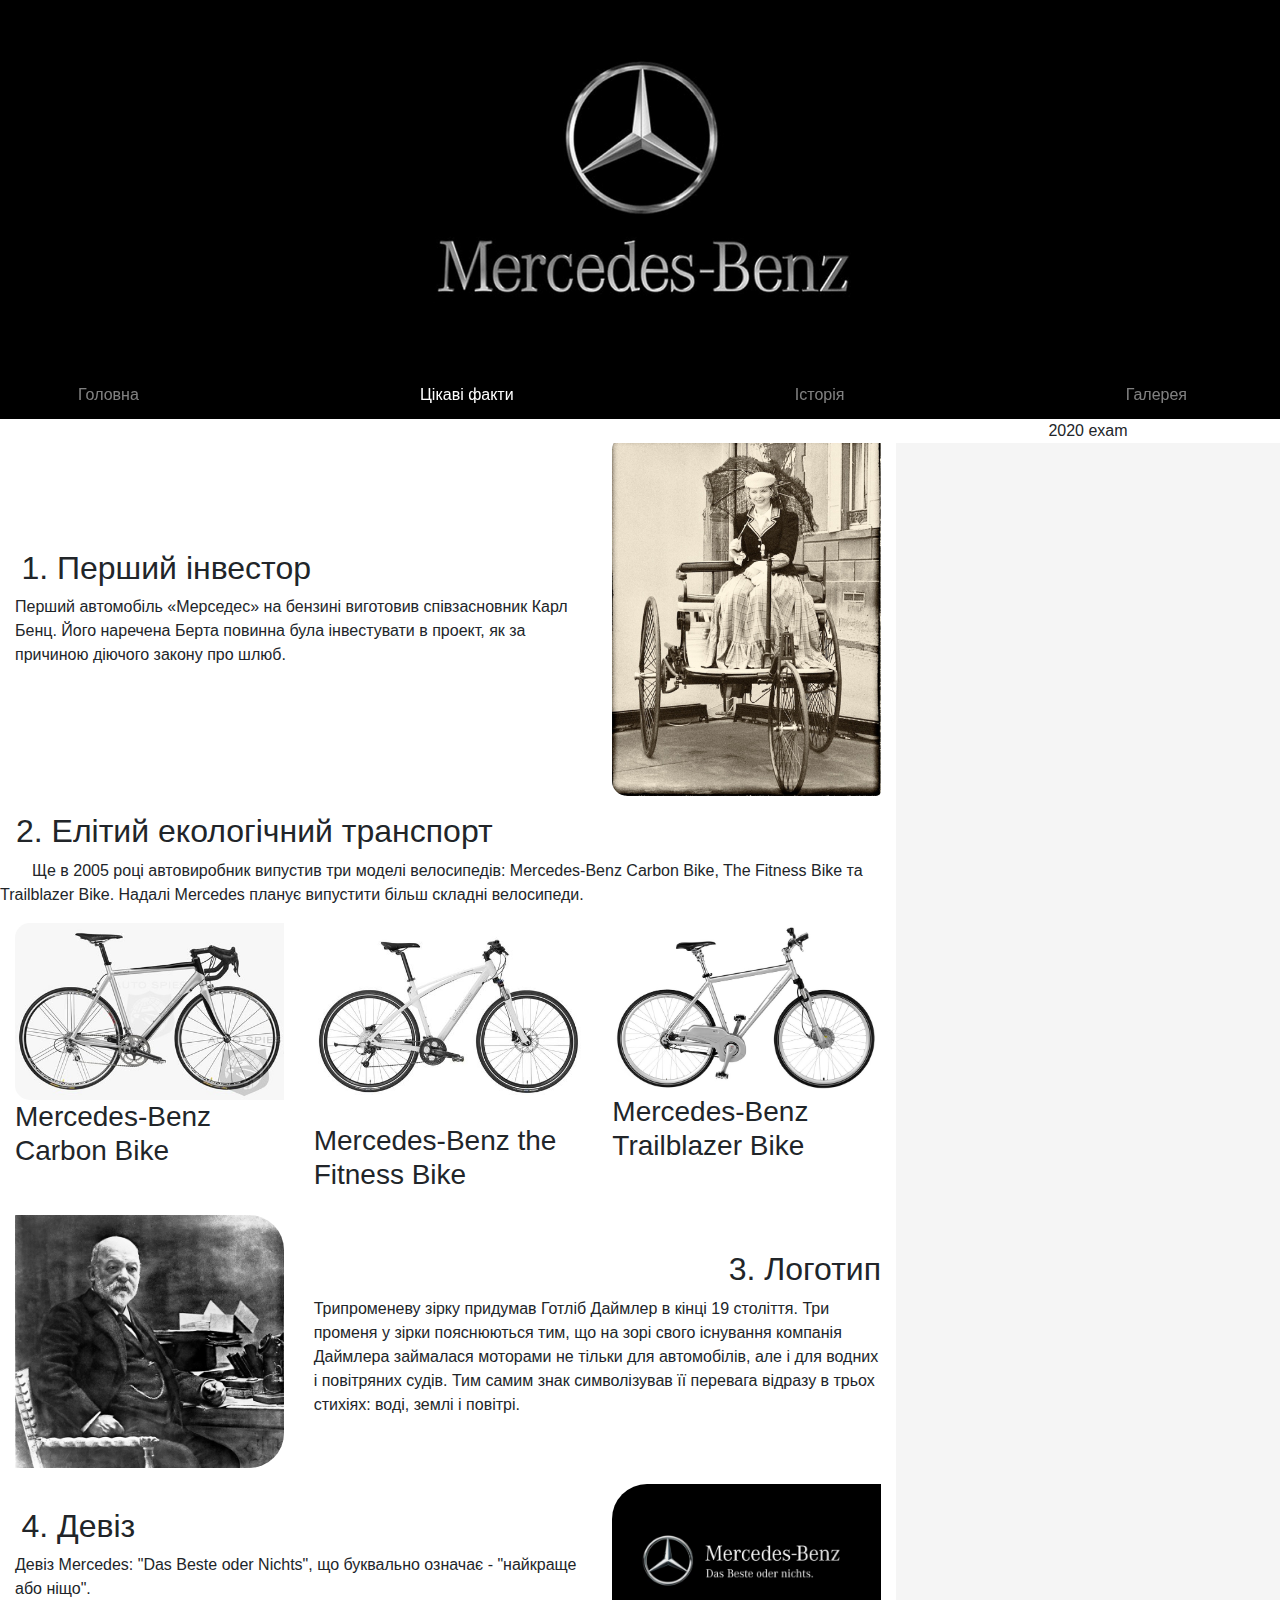
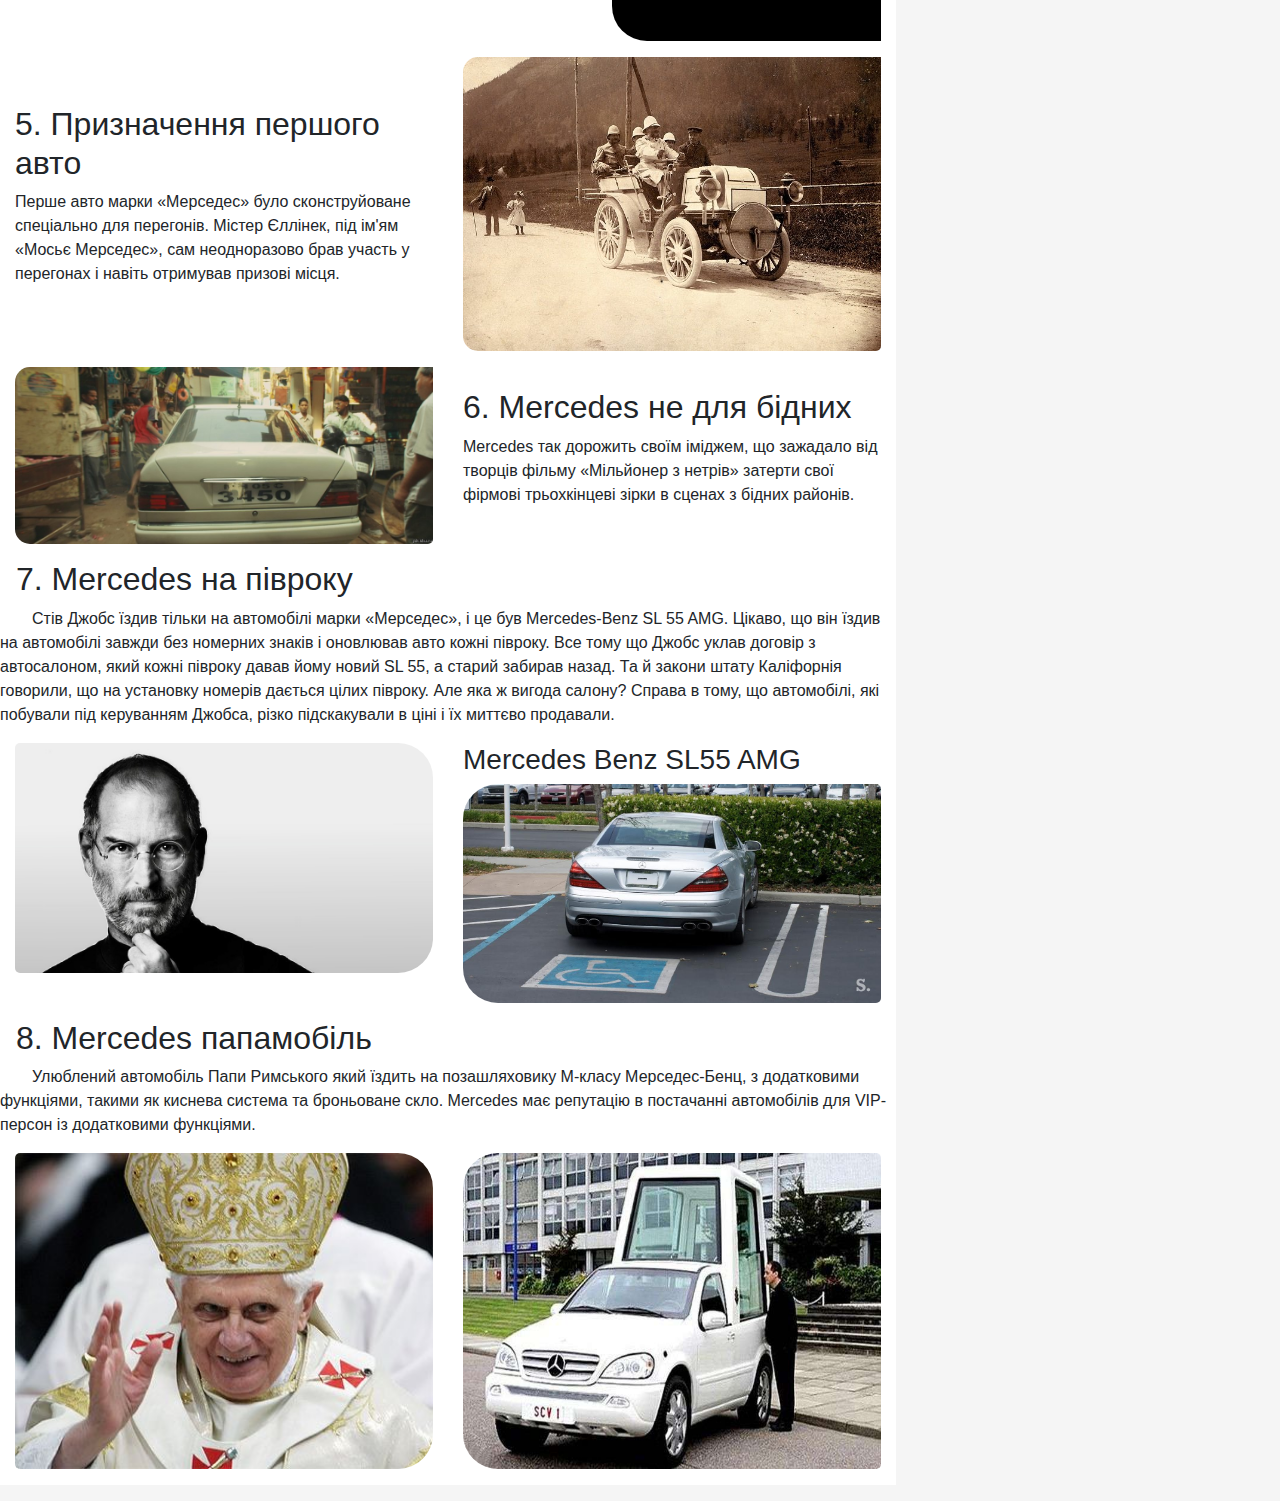
<file: exam/facts_page.html>
<!DOCTYPE html>
<html lang="en">

<head>
    <meta charset="UTF-8">
    <meta name="viewport" content="width=device-width, initial-scale=1.0">
    <meta http-equiv="X-UA-Compatible" content="ie=edge">
    <title>Document</title>
    <link rel="stylesheet" href="style.css">
    <link rel="stylesheet" href="https://stackpath.bootstrapcdn.com/bootstrap/4.4.1/css/bootstrap.min.css"
        integrity="sha384-Vkoo8x4CGsO3+Hhxv8T/Q5PaXtkKtu6ug5TOeNV6gBiFeWPGFN9MuhOf23Q9Ifjh" crossorigin="anonymous">
    <script src="https://code.jquery.com/jquery-3.4.1.slim.min.js"
        integrity="sha384-J6qa4849blE2+poT4WnyKhv5vZF5SrPo0iEjwBvKU7imGFAV0wwj1yYfoRSJoZ+n"
        crossorigin="anonymous"></script>
    <script src="https://cdn.jsdelivr.net/npm/popper.js@1.16.0/dist/umd/popper.min.js"
        integrity="sha384-Q6E9RHvbIyZFJoft+2mJbHaEWldlvI9IOYy5n3zV9zzTtmI3UksdQRVvoxMfooAo"
        crossorigin="anonymous"></script>
    <script src="https://stackpath.bootstrapcdn.com/bootstrap/4.4.1/js/bootstrap.min.js"
        integrity="sha384-wfSDF2E50Y2D1uUdj0O3uMBJnjuUD4Ih7YwaYd1iqfktj0Uod8GCExl3Og8ifwB6"
        crossorigin="anonymous"></script>
</head>

<body>
    <header>
        <div class="container">
            <img class="col-md-8 col-10 col-lg-8 col-sm-10 col-xl-6" src="images/logo.jpg">
        </div>
        <nav class="navbar navbar-expand-sm navbar-dark site-header sticky-top py-1">
            <button class="navbar-toggler collapsed" type="button" data-toggle="collapse"
                data-target="#navbarsExample03" aria-controls="navbarsExample03" aria-expanded="false"
                aria-label="Toggle navigation">
                <span class="navbar-toggler-icon"></span>
            </button>

            <div class="navbar-collapse collapse " id="navbarsExample03">
                <div class="navbar-nav mr-auto container d-flex flex-column flex-md-row justify-content-between">
                    <div class="nav-item">
                        <a class="nav-link " href="index.html">Головна</a>
                    </div>
                    <div class="nav-item active">
                        <a class="nav-link" href="facts_page.html">Цікаві факти</a>
                    </div>
                    <div class="nav-item"> <a class="nav-link" href="history.html">Історія</a>
                    </div>
                    <div class="nav-item "> <a class="nav-link" href="gallery.html">Галерея</a>
                    </div>
                    </ul>
                </div>
        </nav>
    </header>

    <main>
        <article>
            <div class="container-fluid">
                <div class="row">
                    <div class="col-lg-8 col-md-8 col-xs-4" style="margin: auto;">
                        <h2 style="text-indent: 0.2em;">1. Перший інвестор </h2>
                        <p>
                            Перший автомобіль «Мерседес» на бензині виготовив співзасновник Карл Бенц. Його наречена
                            Берта
                            повинна була інвестувати в проект, як за причиною діючого закону про шлюб.
                        </p>
                    </div>
                    <div class="col-lg-4 col-md-4 col-xs-4">
                        <img class="img-fluid" style="height: 100%; width: 120%; border-radius: 15px 0 5px 15px;"
                            src="images/smartledy.jpg">
                    </div>
                </div>
                <div class="row">
                    <h2 class="titleIntend">2. Елітий екологічний транспорт </h2>
                    <p class="intend">
                        Ще в 2005 році автовиробник випустив три моделі велосипедів: Mercedes-Benz Carbon Bike, The
                        Fitness
                        Bike
                        та Trailblazer Bike. Надалі Mercedes планує випустити більш складні велосипеди.
                    </p>
                    <div class="col-lg-4 col-md-4 col-xs-4">
                        <img class="img-fluid" style="height: auto; width: auto;  border-radius: 15px 0 0 15px;"
                            src="images/bike1.jpg">
                        <h3>Mercedes-Benz Carbon Bike</h3>
                    </div>
                    <div class="col-lg-4 col-md-4 col-xs-4">
                        <img class="img-fluid" style="height: auto; width: auto"
                            src="images/bike2.jpg">
                        <h3>Mercedes-Benz the Fitness Bike</h3>
                    </div>
                    <div class="col-lg-4 col-md-4 col-xs-4">
                        <img class="img-fluid" style="height: auto; width: auto; border-radius: 0 15px 15px 0;"
                            src="images/bike3.jpg">
                        <h3>Mercedes-Benz Trailblazer Bike</h3>
                    </div>
                </div>
                <div class="row">
                    <div class="col-lg-4 col-md-4 col-xs-4">
                        <img class="img-fluid" style="height: auto; width: auto; border-radius: 0px 35px 35px 0;"
                            src="images/logoman.jpg">
                    </div>
                    <div class="col-lg-8 col-md-8 col-xs-4" style="margin: auto;">
                        <h2 style="text-indent: 0.2em; text-align: right;">3. Логотип</h2>
                        <p>
                            Трипроменеву зірку придумав Готліб Даймлер в кінці 19 століття.
                            Три променя у зірки пояснюються тим, що на зорі свого існування компанія Даймлера займалася
                            моторами не
                            тільки для автомобілів, але і для водних і повітряних судів. Тим самим знак символізував її
                            перевага
                            відразу в трьох стихіях: воді, землі і повітрі. </p>
                    </div>
                </div>

                <div class="row">
                    <div class="col-lg-8 col-md-8 col-xs-4" style="margin: auto;">
                        <h2 style="text-indent: 0.2em;">4. Девіз</h2>
                        <p>
                            Девіз Mercedes: "Das Beste oder Nichts", що буквально означає - "найкраще або ніщо". </p>
                    </div>
                    <div class="col-lg-4 col-md-4 col-xs-4">
                        <img class="img-fluid" style="height: auto; width: auto; border-radius: 35px 0px 0 35px;"
                            src="images/moto.png">
                    </div>
                </div>
                <div class="row">
                    <div class="col-lg-6 col-md-6 col-xs-4" style="margin: auto;">
                        <h2>5. Призначення першого авто</h2>
                        <p>
                            Перше авто марки «Мерседес» було сконструйоване спеціально для перегонів. Містер Єллінек,
                            під ім'ям «Мосьє Мерседес», сам неодноразово брав участь у перегонах і навіть отримував
                            призові місця. </p>
                    </div>
                    <div class="col-lg-6 col-md-6 col-xs-6">
                        <img class="img-fluid" style="height: auto; width: auto; border-radius: 15px 0 5px 15px;"
                            src="images/racer.jpg">
                    </div>
                </div>
                <div class="row">
                    <div class="col-lg-6 col-md-6 col-xs-6">
                        <img class="img-fluid" style="height: auto; width: auto; border-radius: 15px 0 5px 15px;"
                            src="images/poor.jpg">
                    </div>
                    <div class="col-lg-6 col-md-6 col-xs-4" style="margin: auto;">
                        <h2>6. Mercedes не для бідних</h2>
                        <p>
                            Mercedes так дорожить своїм іміджем, що зажадало від творців фільму «Мільйонер з нетрів»
                            затерти свої фірмові трьохкінцеві зірки в сценах з бідних районів.</p>
                    </div>

                </div>
                <div class="row">
                    <h2 class="titleIntend">7. Mercedes на півроку</h2>
                    <p class="intend">
                        Стів Джобс їздив тільки на автомобілі марки «Мерседес», і це був Mercedes-Benz SL 55 AMG.
                        Цікаво, що він їздив на автомобілі завжди без номерних знаків і оновлював авто кожні півроку.
                        Все тому що Джобс уклав договір з автосалоном, який кожні півроку давав йому новий SL 55, а
                        старий забирав назад. Та й закони штату Каліфорнія говорили, що на установку номерів дається
                        цілих півроку. Але яка ж вигода салону? Справа в тому, що автомобілі, які побували під
                        керуванням Джобса, різко підскакували в ціні і їх миттєво продавали.
                        <div class="col-lg-6 col-md-6 col-xs-6">
                            <img class="img-fluid" style="height: auto; width: auto;  border-radius: 5px 35px 35px 5px;"
                                src="images/SteveJobs.jpg">
                        </div>
                        <div class="col-lg-6 col-md-6 col-xs-6">
                            <h3>Mercedes Benz SL55 AMG</h3>
                            <img class="img-fluid" style="height: auto; width: auto;  border-radius: 35px 5px 5px 35px;"
                                src="images/apple.jpeg">
                        </div>
                    </p>
                </div>
                <div class="row">
                    <h2 class="titleIntend">8. Mercedes папамобіль </h2>
                    <p class="intend">
                        Улюблений автомобіль Папи Римського який їздить на позашляховику М-класу Мерседес-Бенц, з
                        додатковими
                        функціями, такими як киснева система та броньоване скло.
                        Mercedes має репутацію в постачанні
                        автомобілів
                        для VIP-персон із додатковими функціями.
                        <div class="col-lg-6 col-md-6 col-xs-6">
                            <img class="img-fluid" style="border-radius: 5px 35px 35px 5px; height: 100%; width: 100%" 
                                src="images/meme.jpg">
                        </div>
                        <div class="col-lg-6 col-md-6 col-xs-6">
                            <img class="img-fluid" style="border-radius: 35px 5px 5px 35px; height: 100%; width: 100%;"
                                src="images/trash.jpg">
                        </div>
                    </p>

                </div>
        </article>
    </main>
    <footer>
        2020 exam
    </footer>

</body>

</html>
</file>
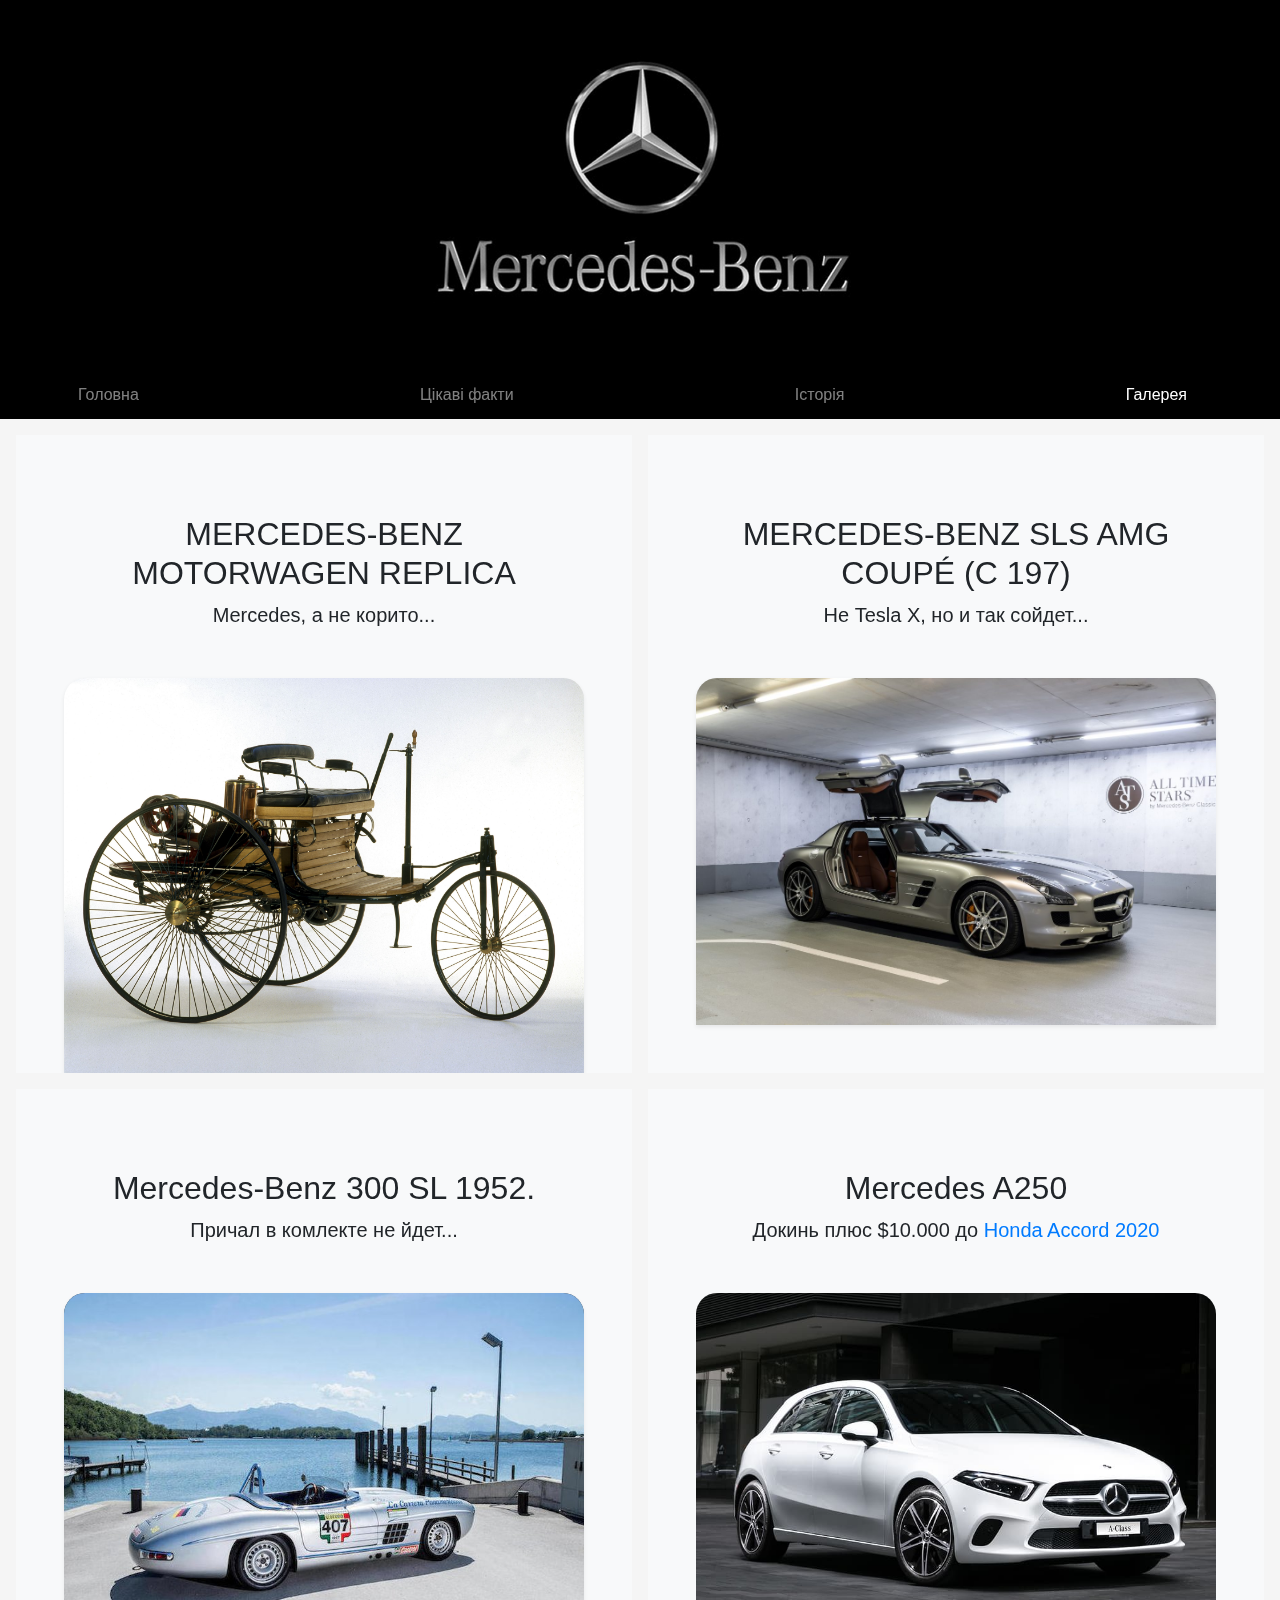
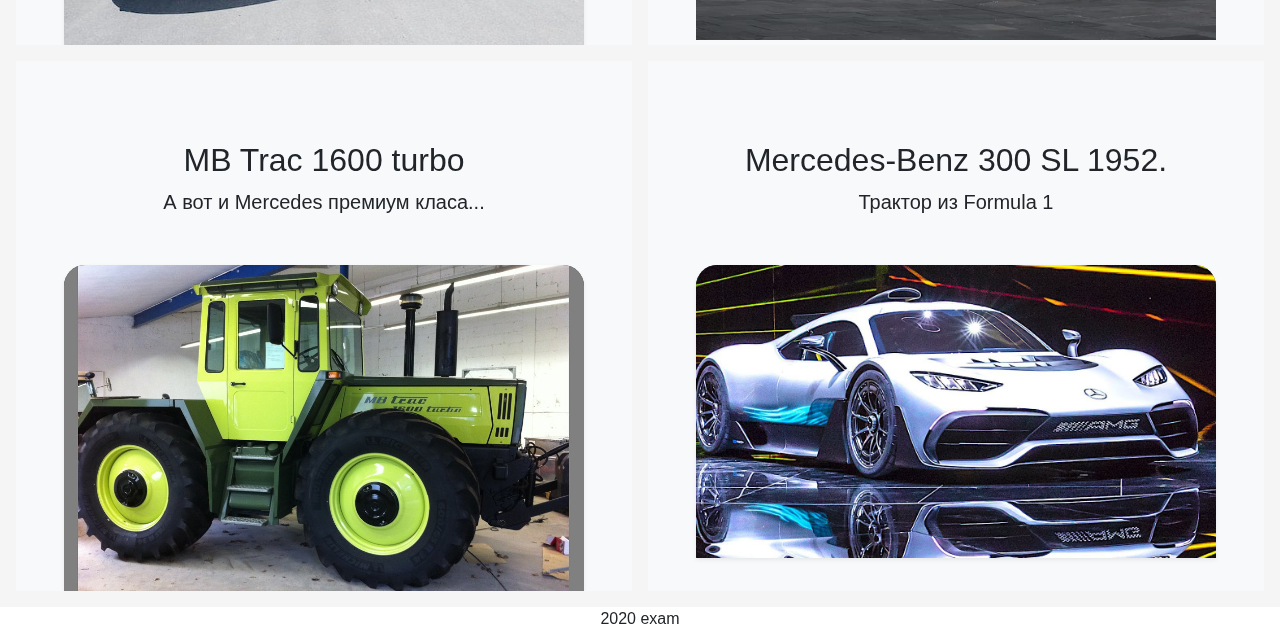
<file: exam/gallery.html>
<!DOCTYPE html>
<html lang="en">

<head>
    <meta charset="UTF-8">
    <meta name="viewport" content="width=device-width, initial-scale=1.0">
    <meta http-equiv="X-UA-Compatible" content="ie=edge">
    <title>Document</title>
    <link rel="stylesheet" href="style.css">
    <link rel="stylesheet" href="fact_card.css">
    <link rel="stylesheet" href="https://stackpath.bootstrapcdn.com/bootstrap/4.4.1/css/bootstrap.min.css"
        integrity="sha384-Vkoo8x4CGsO3+Hhxv8T/Q5PaXtkKtu6ug5TOeNV6gBiFeWPGFN9MuhOf23Q9Ifjh" crossorigin="anonymous">
    <script src="https://code.jquery.com/jquery-3.4.1.slim.min.js"
        integrity="sha384-J6qa4849blE2+poT4WnyKhv5vZF5SrPo0iEjwBvKU7imGFAV0wwj1yYfoRSJoZ+n"
        crossorigin="anonymous"></script>
    <script src="https://cdn.jsdelivr.net/npm/popper.js@1.16.0/dist/umd/popper.min.js"
        integrity="sha384-Q6E9RHvbIyZFJoft+2mJbHaEWldlvI9IOYy5n3zV9zzTtmI3UksdQRVvoxMfooAo"
        crossorigin="anonymous"></script>
    <script src="https://stackpath.bootstrapcdn.com/bootstrap/4.4.1/js/bootstrap.min.js"
        integrity="sha384-wfSDF2E50Y2D1uUdj0O3uMBJnjuUD4Ih7YwaYd1iqfktj0Uod8GCExl3Og8ifwB6"
        crossorigin="anonymous"></script>
</head>

<body>
    <body>
        <header>
        <div class="container">
            <img class="col-md-8 col-10 col-lg-8 col-sm-10 col-xl-6" src="images/logo.jpg">
        </div>
        <nav class="navbar navbar-expand-sm navbar-dark site-header sticky-top py-1">
            <button class="navbar-toggler collapsed" type="button" data-toggle="collapse"
                data-target="#navbarsExample03" aria-controls="navbarsExample03" aria-expanded="false"
                aria-label="Toggle navigation">
                <span class="navbar-toggler-icon"></span>
            </button>

            <div class="navbar-collapse collapse " id="navbarsExample03" >
                <div class="navbar-nav mr-auto container d-flex flex-column flex-md-row justify-content-between">
                    <div class="nav-item">
                        <a class="nav-link" href="index.html">Головна</a>
                    </div>
                    <div class="nav-item">
                        <a class="nav-link" href="facts_page.html">Цікаві факти</a>
                    </div>
                    <div class="nav-item"> <a class="nav-link" href="history.html">Історія</a>
                    </div>
                    <div class="nav-item active"> <a class="nav-link" href="gallery.css">Галерея</a>
                    </div>
                </ul>
            </div>
        </nav>
        </header>
    <div class="d-md-flex flex-md-equal w-100 my-md-3 pl-md-3">
        <div class="bg-light mr-md-3 pt-3 px-3 pt-md-5 px-md-5 text-center overflow-hidden">
            <div class="my-3 p-3">
            <h2 class="display-5">MERCEDES-BENZ MOTORWAGEN REPLICA</h2>
            <p class="lead">Mercedes, а не корито...</p>
            </div>
            <img src="images/gallery/wagen.jpg" class="bg-dark shadow-sm mx-auto" style="max-height: 470px;width: 100%; border-radius: 21px 21px 0 0;">
        </div>
        <div class="bg-light mr-md-3 pt-3 px-3 pt-md-5 px-md-5 text-center overflow-hidden">
            <div class="my-3 py-3">
              <h2 class="display-5">MERCEDES-BENZ SLS AMG COUPÉ (C 197)</h2>
              <p class="lead">Не Tesla X, но и так сойдет...</p>
            </div>
            <img src="images/gallery/teslaX.jpg" class="bg-dark shadow-sm mx-auto" style="max-height: 470px; width: 100%; border-radius: 21px 21px 0 0;">
          </div>
        
    </div>
    
    <div class="d-md-flex flex-md-equal w-100 my-md-3 pl-md-3">
        <div class="bg-light mr-md-3 pt-3 px-3 pt-md-5 px-md-5 text-center overflow-hidden">
            <div class="my-3 p-3">
              <h2 class="display-5"> Mercedes-Benz 300 SL 1952.</h2>
              <p class="lead">Причал в комлекте не йдет...</p>
            </div>
            <img src="images/fancy.jpeg" class="bg-dark shadow-sm mx-auto" style="max-height: 470px; width: 100%; border-radius: 21px 21px 0 0;">
          </div>
          
          <div class="bg-light mr-md-3 pt-3 px-3 pt-md-5 px-md-5 text-center overflow-hidden">
            <div class="my-3 p-3">
              <h2 class="display-5">Mercedes A250</h2>
              <p class="lead">Докинь плюс $10.000 до <a href="https://auto.ria.com/newauto/auto-honda-accord-1821788.html">Honda Accord 2020 </a></p>
            </div>
            <div class="accord" >
            </div>
          </div>
    </div>
    <div class="d-md-flex flex-md-equal w-100 my-md-3 pl-md-3">
        <div class="bg-light mr-md-3 pt-3 px-3 pt-md-5 px-md-5 text-center overflow-hidden">
            <div class="my-3 py-3">
              <h2 class="display-5">MB Trac 1600 turbo</h2>
              <p class="lead">А вот и Mercedes премиум класа...</p>
            </div>
            <img src="images/gallery/green.jpg" class="bg-dark shadow-sm mx-auto" style="max-height: 470px;width: 100%; border-radius: 21px 21px 0 0;">
          </div>
          <div class="bg-light mr-md-3 pt-3 px-3 pt-md-5 px-md-5 text-center overflow-hidden">
            <div class="my-3 p-3">
              <h2 class="display-5"> Mercedes-Benz 300 SL 1952.</h2>
              <p class="lead">Трактор из Formula 1</p>
            </div>
            <img src="images/gallery/future.jpg" class="bg-dark shadow-sm mx-auto" style="max-height: 470px; width: 100%; border-radius: 21px 21px 0 0;">
          </div>
    </div>
    
  
    <footer>
      2020 exam
  </footer>
</body>

</html>
</file>
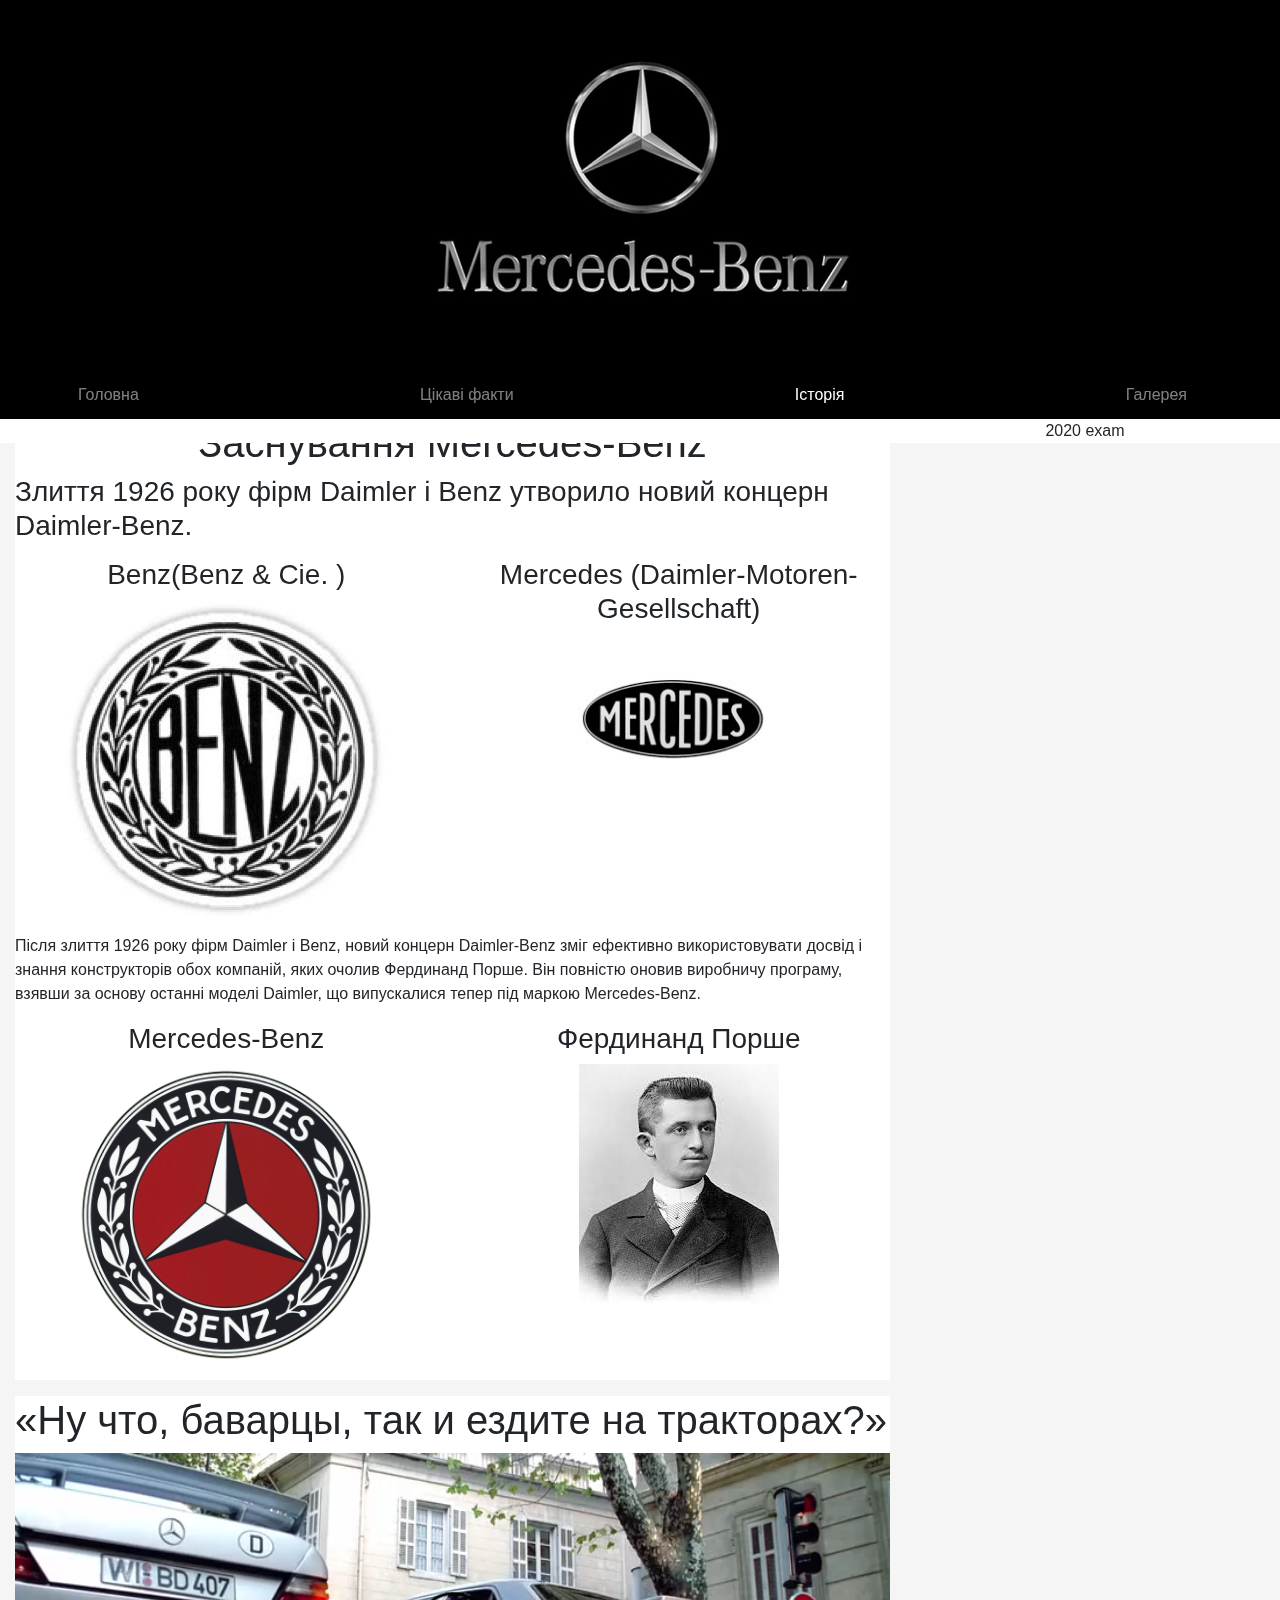
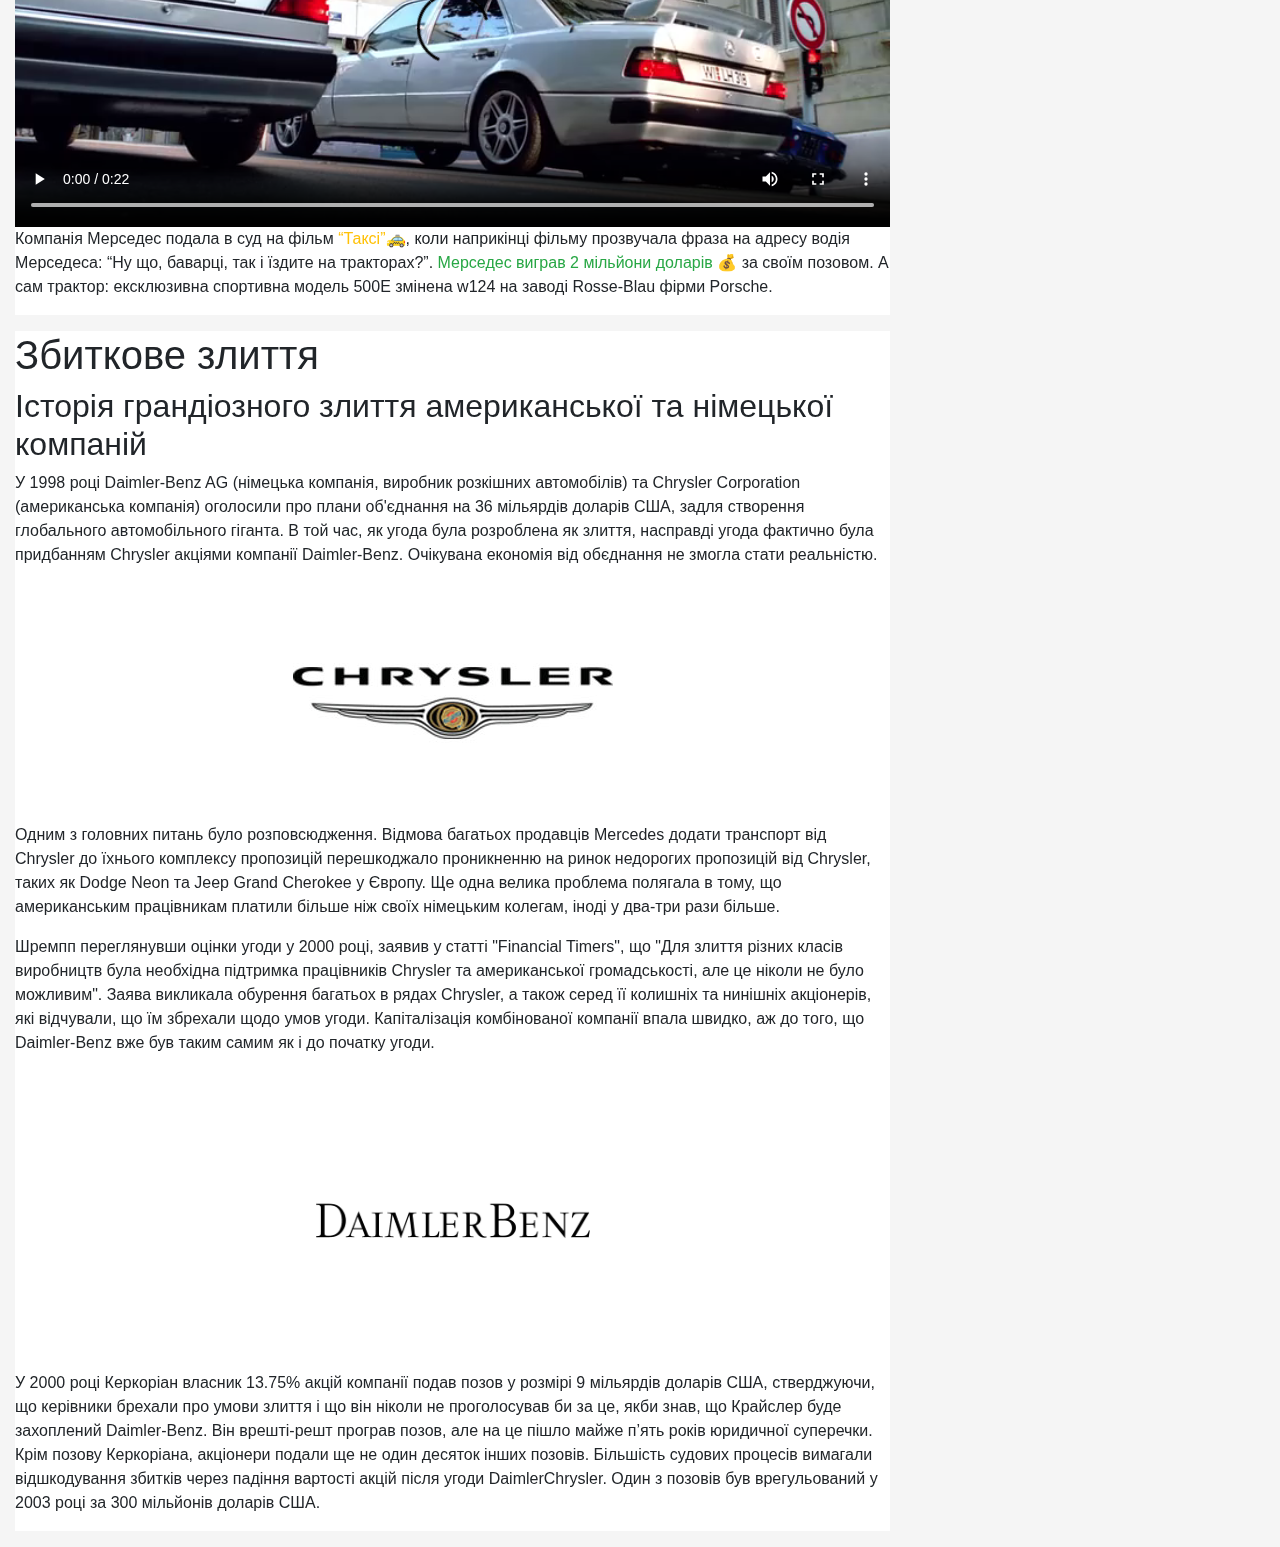
<file: exam/history.html>
<!DOCTYPE html>
<html lang="en">

<head>
    <meta charset="UTF-8">
    <meta name="viewport" content="width=device-width, initial-scale=1.0">
    <meta http-equiv="X-UA-Compatible" content="ie=edge">
    <title>Document</title>
    <link rel="stylesheet" href="style.css">
    <link rel="stylesheet" href="fact_card.css">
    <link rel="stylesheet" href="https://stackpath.bootstrapcdn.com/bootstrap/4.4.1/css/bootstrap.min.css"
        integrity="sha384-Vkoo8x4CGsO3+Hhxv8T/Q5PaXtkKtu6ug5TOeNV6gBiFeWPGFN9MuhOf23Q9Ifjh" crossorigin="anonymous">
    <script src="https://code.jquery.com/jquery-3.4.1.slim.min.js"
        integrity="sha384-J6qa4849blE2+poT4WnyKhv5vZF5SrPo0iEjwBvKU7imGFAV0wwj1yYfoRSJoZ+n"
        crossorigin="anonymous"></script>
    <script src="https://cdn.jsdelivr.net/npm/popper.js@1.16.0/dist/umd/popper.min.js"
        integrity="sha384-Q6E9RHvbIyZFJoft+2mJbHaEWldlvI9IOYy5n3zV9zzTtmI3UksdQRVvoxMfooAo"
        crossorigin="anonymous"></script>
    <script src="https://stackpath.bootstrapcdn.com/bootstrap/4.4.1/js/bootstrap.min.js"
        integrity="sha384-wfSDF2E50Y2D1uUdj0O3uMBJnjuUD4Ih7YwaYd1iqfktj0Uod8GCExl3Og8ifwB6"
        crossorigin="anonymous"></script>
</head>

<body>
    <header>
        <div class="container">
            <img class="col-md-8 col-10 col-lg-8 col-sm-10 col-xl-6" src="images/logo.jpg">
        </div>
        <nav class="navbar navbar-expand-sm navbar-dark site-header sticky-top py-1">
            <button class="navbar-toggler collapsed" type="button" data-toggle="collapse"
                data-target="#navbarsExample03" aria-controls="navbarsExample03" aria-expanded="false"
                aria-label="Toggle navigation">
                <span class="navbar-toggler-icon"></span>
            </button>

            <div class="navbar-collapse collapse " id="navbarsExample03">
                <div class="navbar-nav mr-auto container d-flex flex-column flex-md-row justify-content-between">
                    <div class="nav-item">
                        <a class="nav-link" href="index.html">Головна</a>
                    </div>
                    <div class="nav-item">
                        <a class="nav-link" href="facts_page.html">Цікаві факти</a>
                    </div>
                    <div class="nav-item active"> <a class="nav-link" href="history.html">Історія</a>
                    </div>
                    <div class="nav-item "> <a class="nav-link" href="gallery.html">Галерея</a>
                    </div>
                    </ul>
                </div>
        </nav>
    </header>
    <main>
        <div class="container-fluid">
            <article>
                <h1 class="text-center">Заснування Mercedes-Benz</h1>
                    <h3>Злиття 1926 року фірм Daimler і Benz утворило новий концерн Daimler-Benz.</h3>
                    <div class="row title" style="text-align: center;">
                        <div class="col-lg-6 col-md-6 col-xs-6">
                            <h3>Benz(Benz & Cie. )</h3>
                            <img class="img-fluid" style="height: auto; width: auto" src="images/benz.jpg">
                        </div>
                        <div class="col-lg-6 col-md-6 col-xs-6">
                            <h3>Mercedes (Daimler-Motoren-Gesellschaft)</h3>
                            <img class="img-fluid" style="height: auto; width: auto" src="images/mercedes.jpg">
                        </div>
                    </div>                    
                    <p>
                        Після злиття 1926 року фірм Daimler і Benz, новий концерн Daimler-Benz зміг ефективно
                        використовувати досвід і знання конструкторів обох компаній, яких очолив Фердинанд Порше. Він
                        повністю оновив виробничу програму, взявши за основу останні моделі Daimler, що випускалися
                        тепер під маркою Mercedes-Benz.
                    </p> 
                    <div class="row title" style="text-align: center;">
                        <div class="col-lg-6 col-md-6 col-xs-6">
                            <h3>Mercedes-Benz</h3>
                            <img class="img-fluid" style="height: auto; width: auto; max-height: 300px;" src="images/mercedes-benz.jpg">
                        </div>
                        <div class="col-lg-6 col-md-6 col-xs-6">
                            <h3>Фердинанд Порше</h3>
                            <img class="img-fluid" style="height: auto; width: auto" src="images/porsh.jfif">
                        </div>
                    </div>
            </article>
            <article>
                <h1>«Ну что, баварцы, так и ездите на тракторах?»</h1>
                <div class="embed-responsive embed-responsive-21by9">
                    <video class="embed-responsive-item " src="media/movie.mp4" controls></video>
                </div>
                <p class="pull-right">
                    Компанія Мерседес подала в суд на фільм <span class="text-warning">“Таксі”🚕</span>,
                    коли наприкінці фільму прозвучала фраза на
                    адресу водія Мерседеса: “Ну що, баварці, так і їздите на тракторах?”.<span class="text-success">
                        Мерседес виграв 2 мільйони
                        доларів 💰</span>
                    за своїм позовом. А сам трактор: ексклюзивна спортивна модель 500E змінена w124 на заводі Rosse-Blau
                    фірми Porsche.

                </p>


            </article>
            <article>
                <h1>Збиткове злиття</h1>

                <h2> Історія грандіозного злиття американської та німецької компаній</h2>
                <div>
                    <p>
                        У 1998 році Daimler-Benz AG (німецька компанія, виробник розкішних автомобілів) та Chrysler
                        Corporation
                        (американська компанія) оголосили про плани об'єднання на 36 мільярдів доларів США, задля
                        створення
                        глобального автомобільного гіганта.
                        В той час, як угода була розроблена як злиття, насправді угода фактично була придбанням Chrysler
                        акціями
                        компанії Daimler-Benz.
                        Очікувана економія від обєднання не змогла стати реальністю.
                    </p>
                    <div class="text-center">
                        <img class="img-fluid" src="images/chrysler.jpg">
                    </div>
                    <p> Одним з головних питань було
                        розповсюдження.
                        Відмова багатьох продавців Mercedes додати транспорт від Chrysler до їхнього комплексу
                        пропозицій
                        перешкоджало проникненню на ринок недорогих пропозицій від Chrysler, таких як Dodge Neon та Jeep
                        Grand
                        Cherokee у Європу.
                        Ще одна велика проблема полягала в тому, що американським працівникам платили більше ніж своїх
                        німецьким
                        колегам, іноді у два-три рази більше.</p>
                    <p>
                        Шремпп переглянувши оцінки угоди у 2000 році, заявив у статті "Financial Timers", що "Для злиття
                        різних
                        класів виробництв була необхідна підтримка працівників Chrysler та американської громадськості,
                        але це
                        ніколи не було можливим".
                        Заява викликала обурення багатьох в рядах Chrysler, а також серед її колишніх та нинішніх
                        акціонерів,
                        які
                        відчували, що їм збрехали щодо умов угоди.
                        Капіталізація комбінованої компанії впала швидко, аж до того, що Daimler-Benz вже був таким
                        самим як і
                        до
                        початку угоди.
                    </p>
                    <div class="text-center">
                        <img class="img-fluid" style="max-height: 300px;"
                            src="images/daimler-benz.jpg">
                    </div>
                    <p>
                        У 2000 році Керкоріан власник 13.75% акцій компанії подав позов у розмірі 9 мільярдів доларів
                        США,
                        стверджуючи, що керівники брехали про умови злиття і що він ніколи не проголосував би за це,
                        якби знав,
                        що
                        Крайслер буде захоплений Daimler-Benz.
                        Він врешті-решт програв позов, але на це пішло майже п’ять років юридичної суперечки. Крім
                        позову
                        Керкоріана, акціонери подали ще не один десяток інших позовів.
                        Більшість судових процесів вимагали відшкодування збитків через падіння вартості акцій після
                        угоди
                        DaimlerChrysler. Один з позовів був врегульований у 2003 році за 300 мільйонів доларів США.
                    </p>
                </div>

            </article>

        </div>
    </main>
    <footer>
        2020 exam
    </footer>
</body>

</html>
</file>
<file: exam/style.css>
footer{
    text-align: center;
    background-color: white;
    position: relative;
    width: 100%;
}
article{
    width: 70%;
    margin-left: auto;
    margin-right: auto;
    margin-top: 0;
    margin-bottom: 1em;
    float: inline-start;
    background-color: white;
}
body{
    background-color: whitesmoke !important;
}
header{
    background: black;
    text-align: center;
}
.around  > li{
    padding-left:30px;
    padding-right:30px;
    align-content: space-between;
}
.navbar-nav > li{
    padding-left:30px;
    padding-right:30px;
  }

.home { 
    background: url('https://www.boosted.dk/wp-content/uploads/2020/01/image.MQ6_.12.20190222165410.jpeg') no-repeat center center fixed; 
    -webkit-background-size: cover;
    -moz-background-size: cover;
    -o-background-size: cover;
    background-size: cover;
}
.home > main{
    background-color: white;
    margin: 0 30% 0 30% ;
    padding: 0px;
}
home > footer{
    margin: 15% 0% 0% 0% ;
}
.row{
    margin-top: 1em;
    margin-bottom: 1em;
}
.accord{
    background-image: url('images/gallery/honda+10.jpg');
    background-size: 100%;
    background-repeat: no-repeat;
    height: 250px;
    min-height: 100%;
    width: 100%;
    border-radius: 21px 21px 0 0;
}
.accord:hover{
    background-image: url('images/gallery/accord.jpg');
}
.intend{
  text-indent: 2em;
}
.titleIntend{
    text-indent: 0.5em;
}
</file>
<file: exam/fact_card.css>
.container {
  max-width: 960px;
}
.site-header {
  background-color: rgba(0, 0, 0, .85);
  -webkit-backdrop-filter: saturate(180%) blur(20px);
  backdrop-filter: saturate(180%) blur(20px);
}
.site-header a {
  color: #999;
  transition: ease-in-out color .15s;
}
.site-header a:hover {
  color: #fff;
  text-decoration: none;
}


.product-device {
  position: absolute;
  right: 10%;
  bottom: -30%;
  width: 300px;
  height: 540px;
  background-color: #333;
  border-radius: 21px;
  -webkit-transform: rotate(30deg);
  transform: rotate(30deg);
}

.product-device::before {
  position: absolute;
  top: 10%;
  right: 10px;
  bottom: 10%;
  left: 10px;
  content: "";
  background-color: rgba(255, 255, 255, .1);
  border-radius: 5px;
}

.product-device-2 {
  top: -25%;
  right: auto;
  bottom: 0;
  left: 5%;
  background-color: #e5e5e5;
}

.flex-equal > * {
  -ms-flex: 1;
  flex: 1;
}
@media (min-width: 768px) {
  .flex-md-equal > * {
    -ms-flex: 1;
    flex: 1;
  }
}

.overflow-hidden { overflow: hidden; }
</file>
